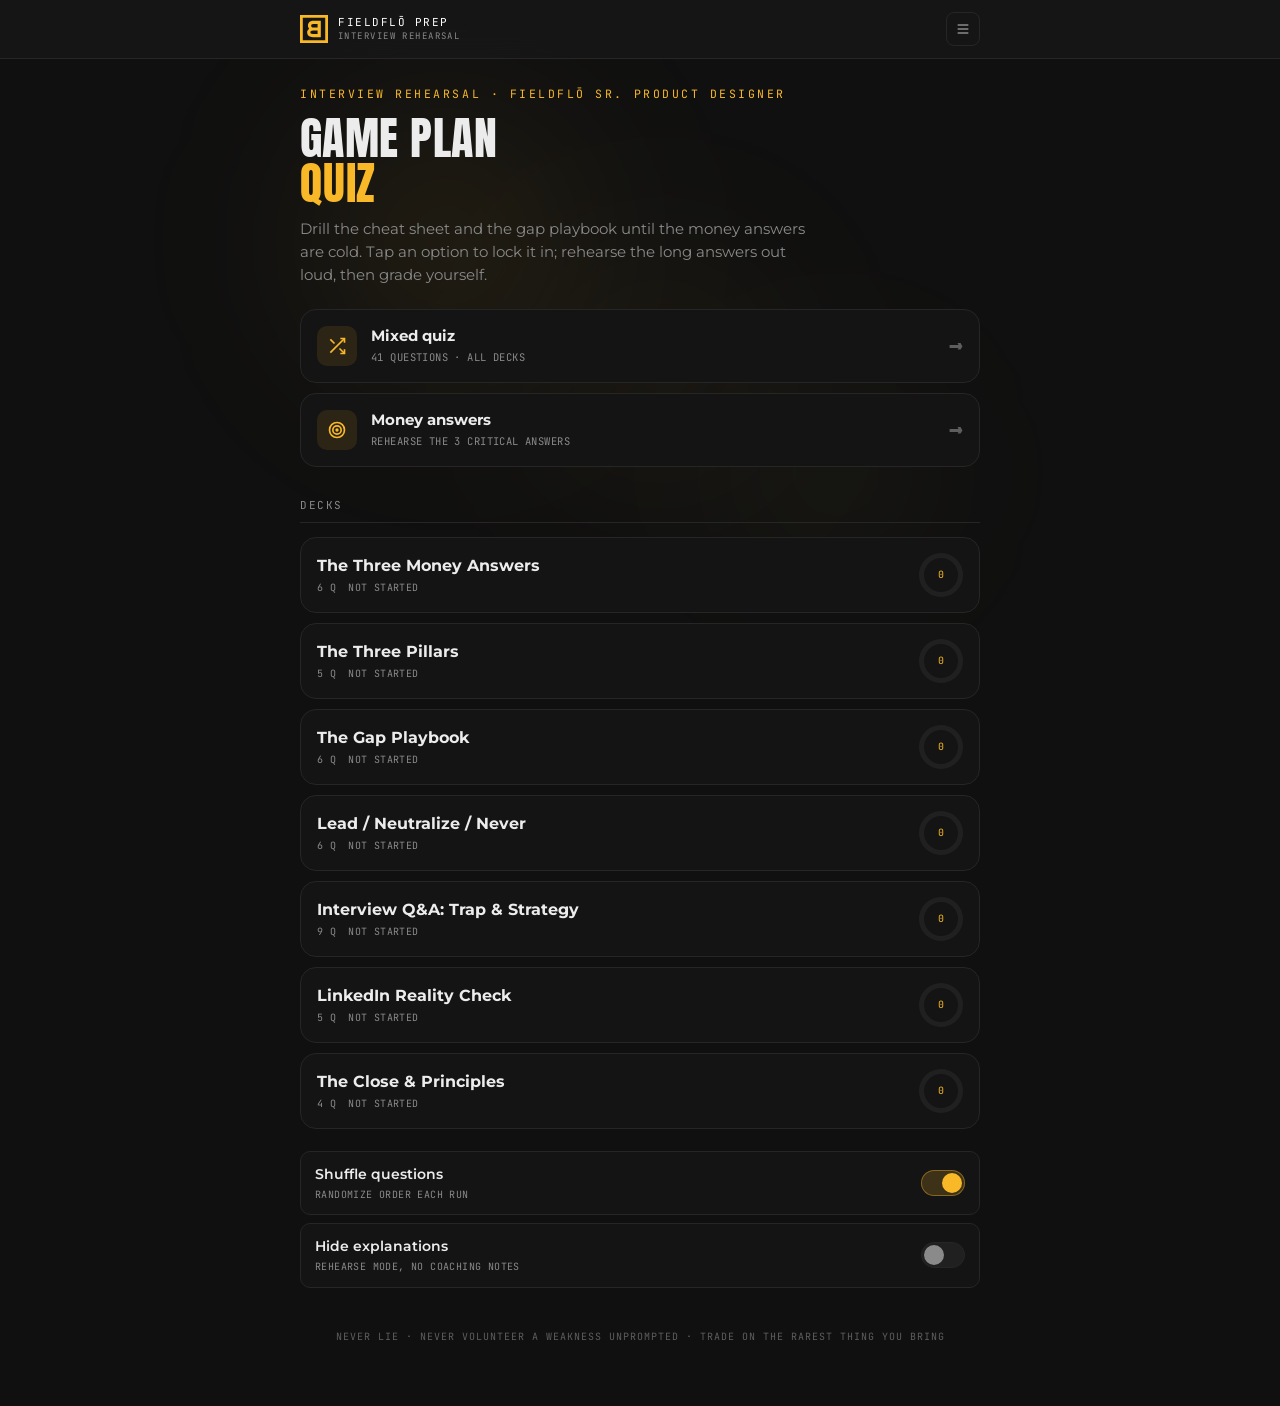
<file: quiz/index.html>
<!doctype html>
<html lang="en">
  <head>
    <meta charset="UTF-8" />
    <meta name="viewport" content="width=device-width, initial-scale=1.0, viewport-fit=cover" />
    <title>FieldFlō Prep — Interview Quiz</title>
    <meta name="description" content="Private interview-rehearsal quiz for William R. Barton's FieldFlō Sr. Product Designer interview." />
    <meta name="robots" content="noindex, nofollow" />
    <meta name="theme-color" content="#101010" />
    <meta name="apple-mobile-web-app-capable" content="yes" />
    <meta name="apple-mobile-web-app-status-bar-style" content="black-translucent" />
    <meta name="apple-mobile-web-app-title" content="FieldFlō Prep" />
    <link rel="icon" type="image/svg+xml" href="favicon.svg" />
    <link rel="apple-touch-icon" href="favicon.svg" />
    <link rel="manifest" href="manifest.webmanifest" />
    <link rel="preconnect" href="https://fonts.googleapis.com" />
    <link rel="preconnect" href="https://fonts.gstatic.com" crossorigin />
    <link
      href="https://fonts.googleapis.com/css2?family=Anton&family=Montserrat:wght@400;500;600;700;800;900&family=JetBrains+Mono:wght@400;500&display=swap"
      rel="stylesheet"
    />
    <style>
      /* ============================================================
         FieldFlō Prep quiz — Bartosuerte Design System tokens.
         Softer-black canvas per request (was #0B0B0B harsh near-black).
         ============================================================ */
      :root {
        /* color — softened black canvas (#101010, matches the site + portfolio) */
        --bg: #101010;          /* was #0B0B0B */
        --surface: #141414;
        --surface-2: #1a1a1a;
        --surface-3: #202020;
        --line: #262626;
        --gold: #f8b828;
        --gold-dim: #c9941f;
        --gold-hi: #ffc945;
        --white: #ffffff;
        --text: #ececec;
        --muted: #8a8a8a;
        --muted-2: #5e5e5e;
        --green: #37d67a;
        --red: #e0564b;
        --amber: #e0a23b;
        --gold-08: rgba(248, 184, 40, 0.08);
        --gold-10: rgba(248, 184, 40, 0.1);
        --gold-14: rgba(248, 184, 40, 0.14);
        --gold-18: rgba(248, 184, 40, 0.18);
        --gold-22: rgba(248, 184, 40, 0.22);
        --gold-35: rgba(248, 184, 40, 0.35);
        --gold-40: rgba(248, 184, 40, 0.4);
        --green-12: rgba(55, 214, 122, 0.12);
        --green-40: rgba(55, 214, 122, 0.4);
        --red-12: rgba(224, 86, 75, 0.12);
        --red-40: rgba(224, 86, 75, 0.4);
        --amber-12: rgba(224, 162, 59, 0.12);
        --amber-40: rgba(224, 162, 59, 0.4);

        /* type */
        --display: "Anton", "Arial Narrow", sans-serif;
        --body: "Montserrat", system-ui, -apple-system, "Segoe UI", sans-serif;
        --mono: "JetBrains Mono", ui-monospace, "SFMono-Regular", Menlo, monospace;
        --ls-eyebrow: 0.22em;
        --ls-label: 0.14em;

        /* shape */
        --maxw: 720px;
        --pad-wrap: 20px;
        --r-card: 16px;
        --r-card-lg: 18px;
        --r-control: 10px;
        --r-control-sm: 8px;
        --r-pill: 999px;

        /* effects */
        --glass-bg: rgba(20, 20, 22, 0.55);
        --glass-blur: blur(14px);
        --ease-out: cubic-bezier(0.2, 0.8, 0.2, 1);
        --t-fast: 0.15s;
        --t-base: 0.18s;
        --t-slow: 0.55s;
      }

      * { box-sizing: border-box; margin: 0; padding: 0; }
      html { background: var(--bg); -webkit-text-size-adjust: 100%; }
      body {
        background: transparent;
        color: var(--text);
        font-family: var(--body);
        font-size: 15.5px;
        line-height: 1.55;
        -webkit-font-smoothing: antialiased;
        overflow-x: hidden;
        min-height: 100vh;
        min-height: 100dvh;
        padding: env(safe-area-inset-top) env(safe-area-inset-right) env(safe-area-inset-bottom) env(safe-area-inset-left);
      }
      a { color: inherit; text-decoration: none; }
      button { font-family: inherit; cursor: pointer; }
      ::selection { background: var(--gold); color: #000; }
      .mono { font-family: var(--mono); }
      .gold { color: var(--gold); }

      /* drifting gold field (touch + idle) */
      #bgfx { position: fixed; inset: 0; z-index: -1; pointer-events: none; overflow: hidden; }
      #bgfx .blob {
        position: absolute; top: 0; left: 0; border-radius: 50%;
        filter: blur(70px); will-change: transform; mix-blend-mode: screen;
      }
      #bgfx .b1 { width: 440px; height: 440px; background: radial-gradient(circle, rgba(248,184,40,0.2), transparent 65%); opacity: 0.5; }
      #bgfx .b2 { width: 340px; height: 340px; background: radial-gradient(circle, rgba(248,184,40,0.15), transparent 66%); opacity: 0.45; }
      #bgfx .b3 { width: 260px; height: 260px; background: radial-gradient(circle, rgba(255,214,92,0.13), transparent 66%); opacity: 0.45; }
      @media (prefers-reduced-motion: reduce) { #bgfx .blob { filter: blur(90px); } }

      .wrap { max-width: var(--maxw); margin: 0 auto; padding: 0 var(--pad-wrap); }

      /* ---------- top bar ---------- */
      header.bar {
        position: sticky; top: 0; z-index: 50;
        background: rgba(24, 24, 25, 0.82);
        backdrop-filter: var(--glass-blur); -webkit-backdrop-filter: var(--glass-blur);
        border-bottom: 1px solid var(--line);
      }
      .bar .wrap { display: flex; align-items: center; justify-content: space-between; height: 58px; gap: 12px; }
      .brand { display: inline-flex; align-items: center; gap: 10px; }
      .brand svg { width: 28px; height: 28px; flex: 0 0 auto; fill: var(--gold); }
      .brand .wm { font-family: var(--mono); font-size: 11px; letter-spacing: var(--ls-label); text-transform: uppercase; color: var(--white); line-height: 1.2; }
      .brand .wm span { display: block; color: var(--muted); font-size: 9px; letter-spacing: 0.16em; margin-top: 2px; }
      .bar-right { display: inline-flex; align-items: center; gap: 8px; }
      .pill {
        font-family: var(--mono); font-size: 10.5px; letter-spacing: 0.06em; text-transform: uppercase;
        color: var(--gold); background: var(--gold-10); border: 1px solid var(--gold-22);
        padding: 5px 10px; border-radius: var(--r-pill); white-space: nowrap;
      }
      .icon-btn {
        width: 34px; height: 34px; display: grid; place-items: center; border-radius: var(--r-control-sm);
        background: transparent; border: 1px solid var(--line); color: var(--muted); transition: var(--t-base);
      }
      .icon-btn:hover { border-color: var(--gold-40); color: var(--gold); }
      .icon-btn svg { width: 16px; height: 16px; stroke: currentColor; fill: none; stroke-width: 2; }

      /* ---------- view container ---------- */
      main { padding: 26px 0 60px; }
      .view { animation: fade 0.4s var(--ease-out) both; }
      @keyframes fade { from { opacity: 0; transform: translateY(14px); } to { opacity: 1; transform: none; } }
      @media (prefers-reduced-motion: reduce) { .view { animation: none; } }

      .eyebrow { font-family: var(--mono); font-size: 11.5px; letter-spacing: var(--ls-eyebrow); text-transform: uppercase; color: var(--gold); margin-bottom: 12px; }
      .h-title { font-family: var(--display); font-weight: 400; text-transform: uppercase; line-height: 0.98; font-size: clamp(30px, 9vw, 46px); letter-spacing: 0.01em; }
      .h-title .l2 { color: var(--gold); display: block; }
      .lead { color: var(--muted); margin: 12px 0 4px; font-size: 15px; max-width: 52ch; }

      /* ---------- buttons ---------- */
      .btn {
        display: inline-flex; align-items: center; justify-content: center; gap: 8px;
        font-weight: 700; font-size: 14px; letter-spacing: 0.02em;
        padding: 13px 18px; border-radius: var(--r-control); border: 1px solid transparent;
        transition: var(--t-base); white-space: nowrap; width: 100%;
      }
      .btn svg { width: 16px; height: 16px; }
      .btn-gold { background: var(--gold); color: #000; }
      .btn-gold:hover { background: var(--gold-hi); transform: translateY(-1px); }
      .btn-gold svg { stroke: #000; fill: none; stroke-width: 2.2; }
      .btn-outline { background: transparent; border-color: var(--gold); color: var(--white); }
      .btn-outline:hover { background: var(--gold-14); color: var(--gold); }
      .btn-ghost { background: transparent; border-color: var(--line); color: var(--text); }
      .btn-ghost:hover { border-color: var(--gold); color: var(--gold); }
      .btn[disabled] { opacity: 0.4; pointer-events: none; }
      .btn-row { display: grid; gap: 10px; margin-top: 16px; }
      @media (min-width: 540px) { .btn-row.two { grid-template-columns: 1fr 1fr; } }

      /* ---------- quick start ---------- */
      .quick { display: grid; gap: 10px; margin: 22px 0 30px; }
      .qcard {
        display: flex; align-items: center; gap: 14px; text-align: left;
        background: var(--surface); border: 1px solid var(--line); border-radius: var(--r-card);
        padding: 16px 16px; transition: var(--t-base); width: 100%; color: var(--text);
      }
      .qcard:hover { border-color: var(--gold-40); transform: translateY(-1px); }
      .qcard .qi { width: 40px; height: 40px; border-radius: 10px; flex: 0 0 auto; display: grid; place-items: center; background: var(--gold-10); color: var(--gold); }
      .qcard .qi svg { width: 20px; height: 20px; stroke: var(--gold); fill: none; stroke-width: 2; }
      .qcard .qt { display: block; font-weight: 700; font-size: 15px; line-height: 1.25; }
      .qcard .qs { display: block; font-family: var(--mono); font-size: 10.5px; letter-spacing: 0.04em; color: var(--muted); margin-top: 4px; text-transform: uppercase; }
      .qcard .qarrow { margin-left: auto; color: var(--muted-2); font-family: var(--display); font-size: 20px; transition: var(--t-base); }
      .qcard:hover .qarrow { color: var(--gold); transform: translateX(2px); }

      .section-label { font-family: var(--mono); font-size: 11px; letter-spacing: var(--ls-label); text-transform: uppercase; color: var(--muted); margin: 6px 0 14px; padding-bottom: 8px; border-bottom: 1px solid var(--line); }

      /* ---------- deck list ---------- */
      .decks { display: grid; gap: 10px; }
      .deck {
        display: grid; grid-template-columns: 1fr auto; align-items: center; gap: 12px;
        background: var(--surface); border: 1px solid var(--line); border-radius: var(--r-card);
        padding: 15px 16px; transition: var(--t-base); width: 100%; text-align: left; color: var(--text);
      }
      .deck:hover { border-color: var(--gold-40); transform: translateY(-1px); }
      .deck .dt { font-weight: 700; font-size: 15.5px; }
      .deck .dm { display: flex; gap: 12px; flex-wrap: wrap; margin-top: 6px; font-family: var(--mono); font-size: 10px; letter-spacing: 0.04em; text-transform: uppercase; color: var(--muted); }
      .deck .dm .best { color: var(--gold); }
      .deck .dring { width: 44px; height: 44px; flex: 0 0 auto; }

      /* ---------- settings toggles ---------- */
      .toggles { display: grid; gap: 8px; margin-top: 22px; }
      .toggle { display: flex; align-items: center; justify-content: space-between; gap: 12px; background: var(--surface); border: 1px solid var(--line); border-radius: var(--r-control); padding: 12px 14px; }
      .toggle .tl { font-size: 13.5px; font-weight: 600; }
      .toggle .ts { font-family: var(--mono); font-size: 10px; color: var(--muted); margin-top: 2px; text-transform: uppercase; letter-spacing: 0.04em; }
      .sw { position: relative; width: 44px; height: 26px; flex: 0 0 auto; border-radius: 999px; background: var(--surface-3); border: 1px solid var(--line); transition: var(--t-base); }
      .sw::after { content: ""; position: absolute; top: 2px; left: 2px; width: 20px; height: 20px; border-radius: 50%; background: var(--muted); transition: var(--t-base); }
      .sw.on { background: var(--gold-18); border-color: var(--gold-40); }
      .sw.on::after { left: 20px; background: var(--gold); }

      /* ---------- quiz screen ---------- */
      .qhead { display: flex; align-items: center; justify-content: space-between; gap: 12px; margin-bottom: 14px; }
      .qhead .qdeck { font-family: var(--mono); font-size: 10.5px; letter-spacing: 0.1em; text-transform: uppercase; color: var(--muted); }
      .qhead .qcount { font-family: var(--mono); font-size: 11px; color: var(--gold); }
      .ptrack { height: 6px; background: var(--surface-3); border-radius: 6px; overflow: hidden; margin-bottom: 22px; }
      .pfill { height: 100%; width: 0; background: linear-gradient(90deg, var(--gold-dim), var(--gold)); border-radius: 6px; transition: width 0.4s var(--ease-out); }

      .qtag { display: inline-flex; align-items: center; gap: 7px; font-family: var(--mono); font-size: 10px; letter-spacing: 0.1em; text-transform: uppercase; color: var(--gold); border: 1px solid var(--gold-22); background: var(--gold-08); padding: 5px 10px; border-radius: var(--r-pill); margin-bottom: 14px; }
      .qtag.card-tag { color: var(--amber); border-color: var(--amber-40); background: var(--amber-12); }
      .qprompt { font-size: 19px; font-weight: 600; line-height: 1.4; margin-bottom: 8px; color: var(--white); }
      .qprompt.big { font-family: var(--display); font-weight: 400; text-transform: none; font-size: clamp(22px, 6vw, 28px); line-height: 1.15; letter-spacing: 0.01em; }
      .qsub { font-size: 13.5px; color: var(--muted); margin-bottom: 20px; }

      /* MC options */
      .opts { display: grid; gap: 10px; }
      .opt {
        display: flex; align-items: flex-start; gap: 12px; text-align: left; width: 100%;
        background: var(--surface); border: 1px solid var(--line); border-radius: var(--r-control);
        padding: 14px 14px; font-size: 14.5px; color: var(--text); transition: var(--t-base); line-height: 1.4;
      }
      .opt:hover { border-color: var(--gold-40); }
      .opt .key { font-family: var(--mono); font-size: 12px; color: var(--muted); border: 1px solid var(--line); border-radius: 6px; width: 24px; height: 24px; display: grid; place-items: center; flex: 0 0 auto; transition: var(--t-base); }
      .opt.correct { border-color: var(--green-40); background: var(--green-12); }
      .opt.correct .key { border-color: var(--green-40); color: var(--green); }
      .opt.wrong { border-color: var(--red-40); background: var(--red-12); }
      .opt.wrong .key { border-color: var(--red-40); color: var(--red); }
      .opt.locked { pointer-events: none; }
      .opt.dim { opacity: 0.5; }
      .opt .mark { margin-left: auto; flex: 0 0 auto; }
      .opt .mark svg { width: 18px; height: 18px; }

      /* card-type rehearsal */
      .reveal-card { background: var(--glass-bg); backdrop-filter: var(--glass-blur); -webkit-backdrop-filter: var(--glass-blur); border: 1px dashed var(--gold-40); border-radius: var(--r-card); padding: 16px 16px; margin-top: 4px; }
      .reveal-card .rl { font-family: var(--mono); font-size: 10px; letter-spacing: 0.14em; text-transform: uppercase; color: var(--gold); margin-bottom: 10px; }
      .beats { list-style: none; display: grid; gap: 8px; margin-bottom: 14px; }
      .beats li { position: relative; padding-left: 20px; font-size: 14px; color: var(--text); line-height: 1.45; }
      .beats li::before { content: "▸"; position: absolute; left: 0; color: var(--gold); }
      .ideal { font-size: 14px; color: var(--text); line-height: 1.55; border-top: 1px solid var(--line); padding-top: 12px; }
      .ideal .il { font-family: var(--mono); font-size: 10px; letter-spacing: 0.14em; text-transform: uppercase; color: var(--muted); display: block; margin-bottom: 6px; }

      /* explanation */
      .explain { background: var(--surface-2); border: 1px solid var(--line); border-left: 2px solid var(--gold); border-radius: var(--r-control); padding: 13px 14px; margin-top: 14px; font-size: 13.8px; color: var(--text); line-height: 1.5; animation: fade 0.3s var(--ease-out) both; }
      .explain .el { font-family: var(--mono); font-size: 9.5px; letter-spacing: 0.14em; text-transform: uppercase; color: var(--gold); display: block; margin-bottom: 6px; }
      .explain .src { display: block; margin-top: 8px; font-family: var(--mono); font-size: 11px; color: var(--muted-2); }

      /* self-grade */
      .grade-row { display: grid; grid-template-columns: repeat(3, 1fr); gap: 8px; margin-top: 14px; }
      .grade {
        display: flex; flex-direction: column; align-items: center; gap: 4px; padding: 12px 6px;
        background: var(--surface); border: 1px solid var(--line); border-radius: var(--r-control);
        font-size: 12.5px; font-weight: 700; transition: var(--t-base); color: var(--text);
      }
      .grade small { font-family: var(--mono); font-size: 9px; text-transform: uppercase; letter-spacing: 0.06em; color: var(--muted); font-weight: 400; }
      .grade.g-good:hover { border-color: var(--green-40); color: var(--green); }
      .grade.g-mid:hover { border-color: var(--amber-40); color: var(--amber); }
      .grade.g-bad:hover { border-color: var(--red-40); color: var(--red); }

      .qnav { margin-top: 18px; }

      /* ---------- results ---------- */
      .result-top { text-align: center; padding: 12px 0 6px; }
      .ring-wrap { width: 180px; height: 180px; margin: 8px auto 18px; position: relative; }
      .ring-wrap .pct { position: absolute; inset: 0; display: grid; place-items: center; flex-direction: column; }
      .ring-wrap .pct b { font-family: var(--display); font-size: 46px; color: var(--gold); line-height: 1; }
      .ring-wrap .pct small { font-family: var(--mono); font-size: 10px; letter-spacing: 0.14em; text-transform: uppercase; color: var(--muted); margin-top: 4px; }
      .verdict { font-family: var(--display); text-transform: uppercase; font-size: 26px; color: var(--white); }
      .verdict-sub { color: var(--muted); font-size: 14px; margin-top: 6px; max-width: 46ch; margin-left: auto; margin-right: auto; }
      .tallies { display: grid; grid-template-columns: repeat(3, 1fr); gap: 10px; margin: 24px 0 6px; }
      .tally { background: var(--surface); border: 1px solid var(--line); border-radius: var(--r-card); padding: 14px 8px; text-align: center; }
      .tally b { font-family: var(--display); font-size: 30px; line-height: 1; display: block; }
      .tally small { font-family: var(--mono); font-size: 9.5px; letter-spacing: 0.1em; text-transform: uppercase; color: var(--muted); margin-top: 6px; display: block; }
      .tally.good b { color: var(--green); }
      .tally.mid b { color: var(--amber); }
      .tally.bad b { color: var(--red); }

      .empty { text-align: center; padding: 40px 10px; color: var(--muted); }
      .empty svg { width: 40px; height: 40px; stroke: var(--gold); fill: none; stroke-width: 1.5; margin-bottom: 14px; }

      .foot { text-align: center; font-family: var(--mono); font-size: 10px; letter-spacing: 0.1em; color: var(--muted-2); text-transform: uppercase; margin-top: 40px; line-height: 1.8; }

      /* a2hs hint */
      .a2hs { display: none; align-items: center; gap: 10px; background: var(--surface-2); border: 1px solid var(--gold-22); border-radius: var(--r-card); padding: 12px 14px; margin: 0 0 18px; font-size: 13px; color: var(--text); }
      .a2hs.show { display: flex; }
      .a2hs svg { width: 18px; height: 18px; flex: 0 0 auto; stroke: var(--gold); fill: none; stroke-width: 2; }
      .a2hs .x { margin-left: auto; color: var(--muted); font-family: var(--mono); padding: 2px 6px; }
    </style>
  </head>
  <body>
    <!-- logo symbol -->
    <svg width="0" height="0" style="position: absolute" aria-hidden="true">
      <symbol id="logoB" viewBox="0 0 351 351">
        <path d="M316,35v281H35V35h281M349.8,0H1.3C.6,0,0,.6,0,1.3v348.4c0,.7.6,1.3,1.3,1.3h348.4c.7,0,1.3-.6,1.3-1.3V1.3c0-.7-.5-1.3-1.2-1.3h0Z" />
        <path d="M132.4,273.6c-27.8-8.6-42.3-27.3-42.3-54s1.1-15.6,3.9-22c4.5-10.9,11.4-19.2,20.9-25.6-10-9.7-15.3-23.4-15.3-40.4s5.3-29.2,15.6-39.5c12.5-12.8,30-19.2,52.9-19.2h92.9v205.1h-97.7c-11.7.1-22.3-1.3-30.9-4.4h0ZM220.3,238.6v-44h-57c-11.7,0-20.3,2.5-25.9,7.5-4.7,4.2-7,9.2-7,15.9s2.2,11.4,6.7,14.8c5,3.9,13.1,5.8,23.7,5.8h59.5ZM220.3,155.9v-43.7h-54.5c-9.5,0-15.8,2.2-20.3,7-1.9,2-3.1,3.9-3.9,6.1-1.1,2.5-1.4,5.8-1.4,9.5s.5,6.1,1.9,8.9c2.5,5.3,8.1,12.2,25.9,12.2h52.3Z" />
      </symbol>
    </svg>

    <div id="bgfx" aria-hidden="true">
      <div class="blob b1"></div>
      <div class="blob b2"></div>
      <div class="blob b3"></div>
    </div>

    <header class="bar">
      <div class="wrap">
        <a class="brand" href="#/" aria-label="FieldFlō Prep home">
          <svg><use href="#logoB" /></svg>
          <span class="wm">FieldFlō Prep<span>Interview Rehearsal</span></span>
        </a>
        <div class="bar-right">
          <span class="pill" id="streakPill" hidden></span>
          <button class="icon-btn" id="homeBtn" title="Decks" aria-label="Back to decks">
            <svg viewBox="0 0 24 24"><path d="M4 6h16M4 12h16M4 18h16" /></svg>
          </button>
        </div>
      </div>
    </header>

    <main>
      <div class="wrap" id="app"></div>
    </main>

    <!-- ============================================================
         QUIZ BANK  (verified question bank — replace block only)
         ============================================================ -->
    <script id="quiz-bank" type="application/json">
{
  "decks": [
    {
      "key": "money",
      "title": "The Three Money Answers",
      "questions": [
        {
          "id": "money-card-probabilistic-systems",
          "type": "card",
          "prompt": "We need someone who's designed for systems with AI or probabilistic components. Have you?",
          "beats": [
            "Say yes, then point to the Applicant Review Tool as proof",
            "Separated a deterministic transparent score from Claude's qualitative AI read",
            "Showed confidence and uncertainty, labeled the AI-generated parts",
            "Fails honestly when the model is unreachable, tells the user and falls back",
            "Human in the loop with an Ask box",
            "Close by mapping it to the JD: how suggestions are presented, how uncertainty is communicated, where humans stay in the loop, made on something live"
          ],
          "ideal": "Yes, I have, in the Applicant Review Tool I built and shipped. I separated a deterministic, transparent score from Claude's qualitative read, and I labeled the AI-generated parts so users know what came from the model. I show confidence and uncertainty rather than a false single number, and when the model is unreachable it fails honestly, it tells the user and falls back instead of pretending. I kept a human in the loop with an Ask box. Those are exactly your JD's decisions, how suggestions are presented, how confidence and uncertainty are communicated, where humans stay in the loop. I made them, on something live.",
          "explanation": "This is the single most important answer. Lead with yes plus the Tool, then walk the four AI-UX beats in the JD's own language and land on made them, on something live. Never say no and stop.",
          "source": "deterministic score vs labeled AI read; confidence/uncertainty shown; fails honestly when the model's unreachable; human-in-the-loop \"Ask\" box"
        },
        {
          "id": "money-card-b2b-saas-gap",
          "type": "card",
          "prompt": "You don't have B2B SaaS experience. Two years is a hard requirement. Talk to me.",
          "beats": [
            "Concede the literal gap in one line: I won't pretend the two years is there",
            "Trade up to compliance and IR-heavy work at Humble & Fume, risk isn't abstract to me",
            "Ramp in days, own outcomes end to end",
            "Close on productive in week one over a credential you don't have",
            "Never invent SaaS experience, never deflate"
          ],
          "ideal": "I won't pretend the two years is there. What I will point to is that my work at Humble & Fume was compliance and IR-heavy, so risk and rigor aren't abstract to me. I ramp in days and I own outcomes end to end, that's how freelance works. I'd rather show you I'm productive in week one than claim a credential I don't have.",
          "explanation": "Concede in one sentence, then trade up to adjacent strengths and ramp speed. The whole move is one honest line, then pivot, never invent SaaS experience and never deflate.",
          "source": "Concede in one line, then trade up. \"I won't pretend the two years is there.\""
        },
        {
          "id": "money-card-ai-in-workflow",
          "type": "card",
          "prompt": "How do you actually use AI in your workflow today?",
          "beats": [
            "Be operational, not vague",
            "Concept and pressure-test in Claude Cowork",
            "Build with Claude Code via a detailed build prompt",
            "Version in GitHub",
            "Refine against your own design system",
            "Idea to live in hours, close on AI is the medium I design in, a first-class teammate"
          ],
          "ideal": "I'll be specific. I concept and pressure-test the idea in Claude Cowork, then hand Claude Code a detailed build prompt, version it in GitHub, and refine it against my own design system. With the Review Tool that took an idea to live in hours. AI isn't a step in my process, it's the medium I design in. A first-class teammate, like you said.",
          "explanation": "Win with the operational toolchain, Cowork to Claude Code to GitHub to design system, and land the one-line framing. Be specific and operational, never vague.",
          "source": "Concept in Cowork -> build with Claude Code -> version in GitHub -> refine to your design system."
        },
        {
          "id": "money-mc-saas-first-move",
          "type": "mc",
          "prompt": "When the B2B SaaS gap comes up, what is the FIRST move?",
          "options": [
            "Concede the gap in one line, then trade up",
            "Reframe Humble & Fume as SaaS product design",
            "Lead with the Review Tool walkthrough first",
            "List the adjacent strengths before anything else"
          ],
          "answer": 0,
          "explanation": "The structure is concede in one line, then trade up. The single honest line, I won't pretend the two years is there, comes first, before the pivot to compliance work, ramp speed, and outcomes.",
          "source": "Concede in one line, then trade up."
        },
        {
          "id": "money-mc-ai-ux-not-a-beat",
          "type": "mc",
          "prompt": "Which is NOT one of the AI-UX beats for the probabilistic-systems answer?",
          "options": [
            "A guaranteed accuracy percentage for every AI score",
            "A deterministic score separated from the labeled AI read",
            "Confidence and uncertainty shown to the user",
            "A human-in-the-loop Ask box"
          ],
          "answer": 0,
          "explanation": "The four beats are the deterministic vs labeled AI read, confidence and uncertainty shown, failing honestly when the model is unreachable, and the human-in-the-loop Ask box. A guaranteed accuracy percentage is the opposite of the honest uncertainty the Tool communicates.",
          "source": "deterministic score vs labeled AI read; confidence/uncertainty shown; fails honestly when the model's unreachable; human-in-the-loop \"Ask\" box"
        },
        {
          "id": "money-mc-ai-workflow-framing",
          "type": "mc",
          "prompt": "What is the one-line framing that closes the AI-in-workflow answer?",
          "options": [
            "AI isn't a step in my process, it's the medium I design in",
            "AI is a tool I reach for when the brief is messy",
            "AI is how I ramp into a new domain in days",
            "AI is a step I added to speed up my process"
          ],
          "answer": 0,
          "explanation": "The closing line is AI isn't a step in my process, it's the medium I design in, a first-class teammate, like you said. The distractors either contradict it (a step) or borrow framing from other answers (ramp speed, messy briefs).",
          "source": "AI isn't a step in my process, it's the medium I design in. A first-class teammate, like you said."
        }
      ]
    },
    {
      "key": "pillars",
      "title": "The Three Pillars",
      "questions": [
        {
          "id": "pillars-name-all-three",
          "type": "mc",
          "prompt": "What are the three pillars every interview answer should ladder back to?",
          "options": [
            "AI-native for real, clarity from chaos, ownership plus bias to action",
            "B2B SaaS depth, domain expertise, traditional portfolio breadth",
            "Fast prototyping, stakeholder management, visual polish",
            "Conventional resume, long tenure, multi-screen case studies"
          ],
          "answer": 0,
          "explanation": "The source lists them directly: 1 AI-native for real, 2 Clarity from chaos, 3 Ownership plus action. The distractors are either the real gaps (B2B SaaS, domain, portfolio) or generic traits, which is the opposite of what the pillars trade on.",
          "source": "THREE PILLARS: 1. AI-native for real ... 2. Clarity from chaos ... 3. Ownership + action"
        },
        {
          "id": "pillars-one-maps-to",
          "type": "mc",
          "prompt": "Pillar 1, AI-native for real, maps to which specific thing in the source?",
          "options": [
            "The JD's #1 required trait, the one others fake",
            "The compliance and IR-heavy work at Humble & Fume",
            "The fresh-eyes advantage on a brutally complex domain",
            "The Who Will Thrive Here operating style"
          ],
          "answer": 0,
          "explanation": "The source ties pillar 1 to the JD's number one required trait that most candidates fake. Compliance work belongs to the B2B SaaS pivot, fresh eyes to the domain pivot, and Who Will Thrive Here to pillar 3.",
          "source": "AI-native for real - Ship with Claude in hours. The JD's #1 trait, the one others fake"
        },
        {
          "id": "pillars-two-maps-to",
          "type": "mc",
          "prompt": "Pillar 2, clarity from chaos, is best summarized as which capability?",
          "options": [
            "Translate messy inputs into clear, opinionated interfaces",
            "Own outcomes end to end with no hand-holding",
            "Treat AI as a first-class teammate in the workflow",
            "Concede the SaaS gap, then trade up to ramp speed"
          ],
          "answer": 0,
          "explanation": "Pillar 2 is turning vague briefs and messy systems into clean, usable work, translating messy inputs into clear opinionated interfaces. Owning outcomes is pillar 3, AI as teammate is pillar 1, and conceding the SaaS gap is the neutralize-and-pivot move.",
          "source": "translate messy inputs into clear, opinionated interfaces"
        },
        {
          "id": "pillars-three-maps-to",
          "type": "mc",
          "prompt": "Pillar 3, ownership plus bias to action, maps to which part of the JD and what behavior?",
          "options": [
            "Who Will Thrive Here, own outcomes end to end with no hand-holding",
            "Document extraction and copilots, present AI suggestions clearly",
            "The 2-plus years required bullet, concede then reframe",
            "Fresh-eyes advantage, pair it with a 30-day learning plan"
          ],
          "answer": 0,
          "explanation": "Pillar 3 ties freelance ownership to the operating style under Who Will Thrive Here, owning outcomes end to end. Document extraction and copilots map to pillar 1, the 2-year bullet is the SaaS gap, and fresh eyes is the domain pivot.",
          "source": "Ownership + bias to action (freelance means you own outcomes end-to-end with no hand-holding - the operating style under \"Who Will Thrive Here\")"
        },
        {
          "id": "pillars-core-reframe-recite",
          "type": "card",
          "prompt": "Recite the core reframe from memory, the one sentence you say to yourself before every answer.",
          "beats": [
            "Not a product designer who's learning AI",
            "Instead an AI-native builder",
            "Who does the work of product design end to end",
            "Shipping real interfaces",
            "Done that substance for fifteen years under different titles"
          ],
          "ideal": "I'm not a product designer who's learning AI. I'm an AI-native builder who does the work of product design end to end, shipping real interfaces, and I've done that substance for fifteen years under different titles.",
          "explanation": "Coaching note: lead with the flip, not a hedge. The AI fluency is the rare thing you own and the product-design vocabulary is the catch-up, so say it as a confident identity statement, not an apology.",
          "source": "I'm not a product designer learning AI. I'm an AI-native builder who's done the substance of product design for 15 years - under different titles."
        }
      ]
    },
    {
      "key": "gaps",
      "title": "The Gap Playbook",
      "questions": [
        {
          "id": "gaps-biggest-gap",
          "type": "mc",
          "prompt": "Across the six true gaps, which one is called out as the biggest, the one tied to the 2+ years required bullet?",
          "options": [
            "No B2B SaaS product-design experience",
            "No traditional product-design portfolio",
            "Zero domain exposure to construction and abatement",
            "Title and track read creative, not product designer"
          ],
          "answer": 0,
          "explanation": "Section 2 lists No B2B SaaS product-design experience as gap 1 and explicitly labels it the biggest gap, tied to the required 2+ years bullet. The other three are real gaps too, but none is named the biggest.",
          "source": "No B2B SaaS product-design experience - the \"2+ years\" required bullet. Biggest gap."
        },
        {
          "id": "gaps-not-a-gap",
          "type": "mc",
          "prompt": "Which item should William treat as NOT a gap and not raise in the interview?",
          "options": [
            "Location, Chattanooga TN, he is eligible",
            "No multi-role workflow design experience",
            "Tenure as a product designer near zero formal years",
            "No vertical SaaS exposure in the trades"
          ],
          "answer": 0,
          "explanation": "Section 2 ends with NOT A GAP: Location. Chattanooga is not on the excluded-states list, the role is remote/hybrid, he is eligible, and the instruction is don't raise it. The other three are listed as real gaps.",
          "source": "NOT A GAP: Location (Chattanooga, TN not on excluded-states list; remote/hybrid; eligible; don't raise it)."
        },
        {
          "id": "gaps-classify-domain",
          "type": "mc",
          "prompt": "How does the playbook classify William's exposure to construction, field service, and specialty subcontracting like demolition and abatement?",
          "options": [
            "A real gap, the domain is all new",
            "Not a gap, his Humble & Fume work covers it",
            "Not a gap, fresh eyes are an asset here",
            "A real gap only for the finance personas"
          ],
          "answer": 0,
          "explanation": "Section 2 names zero domain exposure as gap 3, a real gap. The fresh-eyes framing is a strategy for answering Q5, not a reason to reclassify it as not a gap, and Humble & Fume was compliance/IR-heavy, not construction.",
          "source": "Zero domain exposure - construction, field service, specialty subcontracting (demolition/abatement/remediation) are all new."
        },
        {
          "id": "gaps-never-volunteer",
          "type": "mc",
          "prompt": "What does the footer principle say William should do about his weaknesses when the interviewer has not asked?",
          "options": [
            "Never volunteer a weakness unprompted",
            "List all six gaps up front to seem honest",
            "Lead with the biggest gap to disarm them",
            "Mention location early so it is off the table"
          ],
          "answer": 0,
          "explanation": "The footer principle and the strategic principle throughout both state never volunteer a weakness unprompted, alongside never lie and trade on the rarest thing you bring. Volunteering or listing gaps unprompted is exactly the NEVER behavior.",
          "source": "NEVER VOLUNTEER A WEAKNESS UNPROMPTED"
        },
        {
          "id": "gaps-classify-shipped",
          "type": "card",
          "prompt": "The LinkedIn summary claimed you have no portfolio or product design work. An interviewer repeats that to you. Is it a real gap? Answer the way the playbook frames it.",
          "explanation": "Coaching note: this is the only PARTLY INACCURATE verdict. Concede the narrow truth (no case-study portfolio) while correcting the false part (you have a live shipped product). Do not over-concede into the bigger No-B2B-SaaS gap.",
          "source": "PARTLY INACCURATE (shipped artifact yes; no case-study portfolio).",
          "beats": [
            "The claim is only partly true, so split it cleanly",
            "I do have a live shipped product, review.bartosuerte.com, plus bartosuerte.com",
            "What I do not have is a traditional multi-screen case-study portfolio",
            "Reframe: one tool I built end to end beats a stack of mockups I did not ship",
            "Pivot to going deep on the tool as a full case study"
          ],
          "ideal": "That claim is only half right, so let me split it. I do have a live shipped product, review.bartosuerte.com, plus my site at bartosuerte.com, both real and clickable. What I do not have is a traditional portfolio of multi-screen flows with written case studies. I would rather show you one thing I designed and shipped end to end than a binder of screens that never went live. So let me walk you deep through that tool, the problem, the users, the key decisions, and where it goes next."
        },
        {
          "id": "gaps-honesty-saas",
          "type": "card",
          "prompt": "The interviewer says: you don't have B2B SaaS experience, and two years is a hard requirement, talk to me. Walk the honesty-test answer.",
          "explanation": "Coaching note: this is the biggest, ACCURATE gap. Concede the literal gap in one line, never invent SaaS experience, reframe to compliance/IR-heavy Humble & Fume, close on ramp speed and week-one productivity.",
          "source": "I'd rather show you I'm productive in week one than claim a credential I don't have.",
          "beats": [
            "Concede the literal gap in one sentence, no deflating",
            "I will not pretend the two years is there",
            "Reframe to adjacent strength: compliance and IR-heavy work at Humble & Fume, risk is not abstract",
            "Close on ramping in days and owning outcomes",
            "Land on productive in week one over claiming a credential"
          ],
          "ideal": "I won't pretend the two years of B2B SaaS is there, because it isn't, and I'm not going to invent it. What I will point to is adjacent: my work at Humble & Fume was compliance and IR-heavy, so risk and regulated detail aren't abstract to me. And as a freelancer I ramp in days and own the outcome end to end. I'd rather show you I'm productive in week one than claim a credential I don't have."
        }
      ]
    },
    {
      "key": "lnn",
      "title": "Lead / Neutralize / Never",
      "questions": [
        {
          "id": "lnn-review-tool-case-study",
          "type": "mc",
          "prompt": "In the interview, how should William handle the Applicant Review Tool?",
          "options": [
            "LEAD WITH it as a case study",
            "NEUTRALIZE-THEN-PIVOT away from it",
            "NEVER SAY it, keep it off the table",
            "Mention it only if asked directly"
          ],
          "answer": 0,
          "explanation": "The cheat sheet lists the Review Tool under LEAD WITH, framed as a case study rather than a portfolio piece. It is the single live artifact that proves AI-native work, so it leads, never gets neutralized or hidden.",
          "source": "The Review Tool as a case study (not a portfolio piece)"
        },
        {
          "id": "lnn-claim-saas-experience",
          "type": "mc",
          "prompt": "Claiming B2B SaaS experience that William does not actually have falls into which bucket?",
          "options": [
            "LEAD WITH",
            "NEUTRALIZE-THEN-PIVOT",
            "NEVER SAY",
            "Save it for the close"
          ],
          "answer": 2,
          "explanation": "Inventing SaaS experience is a NEVER, tied to the footer principle to never lie. The SaaS gap is real and gets conceded once then pivoted, but it is never fabricated.",
          "source": "Claim SaaS experience you don't have"
        },
        {
          "id": "lnn-concede-saas-pivot",
          "type": "mc",
          "prompt": "Conceding the B2B SaaS gap one time and then trading up to AI-native fluency and ramp speed is an example of which move?",
          "options": [
            "LEAD WITH",
            "NEUTRALIZE-THEN-PIVOT",
            "NEVER SAY",
            "DO BEFORE THE CALL"
          ],
          "answer": 1,
          "explanation": "Conceding the gap once then pivoting to strengths is the textbook NEUTRALIZE-THEN-PIVOT pattern: B2B SaaS concede once then AI-native plus ramp speed.",
          "source": "B2B SaaS: concede once -> AI-native + ramp speed"
        },
        {
          "id": "lnn-knock-traditional-designers",
          "type": "mc",
          "prompt": "Taking a shot at traditional product designers to make William look better belongs in which bucket?",
          "options": [
            "LEAD WITH",
            "NEUTRALIZE-THEN-PIVOT",
            "NEVER SAY",
            "ASK THEM"
          ],
          "answer": 2,
          "explanation": "Knocking traditional designers is an explicit NEVER. The strategy wins by being undeniably specific, not by tearing others down.",
          "source": "Knock \"traditional\" designers"
        },
        {
          "id": "lnn-claude-chain",
          "type": "mc",
          "prompt": "The Claude chain Cowork -> Code -> GitHub -> design system should be used how?",
          "options": [
            "LEAD WITH it as proof of AI-native workflow",
            "NEUTRALIZE-THEN-PIVOT past it quickly",
            "NEVER SAY it, it sounds too technical",
            "Only raise it if they ask about tools"
          ],
          "answer": 0,
          "explanation": "The Claude toolchain is listed under LEAD WITH and is the operational proof of the JD's number one trait, AI-nativeness, the thing others fake.",
          "source": "Claude chain: Cowork -> Code -> GitHub -> your design system"
        },
        {
          "id": "lnn-title-different-labels",
          "type": "card",
          "prompt": "The interviewer pushes on William's job titles: his background reads creative and marketing, not product designer. Classify how to handle the title gap, then deliver the line.",
          "explanation": "Coaching note: the title gap is a NEUTRALIZE-THEN-PIVOT, not a NEVER and not something to lead with. Name it confidently as a labeling difference, then redefine the underlying work as product design substance. Do not get defensive or treat product design as foreign.",
          "beats": [
            "Classify the title gap as NEUTRALIZE-THEN-PIVOT",
            "State the line: different labels, same substance",
            "Redefine the work as product design: vague brief, map the flow, make hierarchy and default decisions, ship a real interface",
            "Note the label is the new part, the substance is fifteen years old",
            "Land on the AI-native edge that is hard to hire for",
            "Do not get defensive or treat product design as foreign"
          ],
          "ideal": "That is a NEUTRALIZE-THEN-PIVOT for me, different labels, same substance. My titles say creative and web, but the work underneath has been product design for years: take a vague brief, map the flow, make the hierarchy and default decisions, and ship a real usable interface end to end. The label is new, the substance is not. What I add that is hard to hire for is that I already build the way you say you want to work, Claude-native and shipping in hours.",
          "source": "Title: \"different labels, same substance\""
        }
      ]
    },
    {
      "key": "interview",
      "title": "Interview Q&A: Trap & Strategy",
      "questions": [
        {
          "id": "interview-q1-mc-testing",
          "type": "mc",
          "prompt": "Q1: 'Your background is creative and marketing, this is a senior product role. Why should we think you can do it?' What is this question really testing?",
          "options": [
            "Whether you can recite the FieldFlo job description back to them",
            "Your self-awareness, can you own the title gap without getting defensive or caving",
            "Whether you have a multi-screen portfolio ready to show",
            "How many years of formal product design tenure you carry"
          ],
          "answer": 1,
          "explanation": "DOC B labels Q1 'SELF-AWARENESS' and the trap is 'getting defensive, or conceding too much.' It is a test of how you handle the title gap, not a request for the JD, the portfolio, or a tenure count.",
          "source": "Q1 SELF-AWARENESS"
        },
        {
          "id": "interview-q1-mc-strategy",
          "type": "mc",
          "prompt": "Q1: After they question your creative and marketing background, what is the right strategy?",
          "options": [
            "Apologize for the title mismatch, then list every gap you are aware of",
            "Argue that product design is overrated and titles do not matter at all",
            "Name it confidently, redefine the work as substance, end on the AI edge",
            "Pivot immediately to salary so you do not dwell on the weakness"
          ],
          "answer": 2,
          "explanation": "DOC B's strategy for Q1 is to 'name it confidently, redefine the work as substance, end on the AI edge.' The other paths violate the rules against over-apologizing, knocking traditional designers, and volunteering weakness.",
          "source": "name it confidently, redefine the work as substance, end on the AI edge"
        },
        {
          "id": "interview-q2-mc-importance",
          "type": "mc",
          "prompt": "Q2: 'We need someone who has designed for systems with AI or probabilistic components. Have you?' How should you treat this question, and why?",
          "options": [
            "As the single most important answer, walk the AI-UX decisions in their exact language",
            "As a yes/no required bullet, answer 'no' honestly and move on quickly",
            "As a portfolio question, list all 15 years of work before the tool",
            "As a trap, deflect to your B2B SaaS adjacent experience instead"
          ],
          "answer": 0,
          "explanation": "DOC B marks Q2 the 'single most important answer' and the trap is 'saying no and stopping, you HAVE done this, in the tool.' The strategy is to walk the AI-UX decisions in their exact language. Answering no, listing breadth, or deflecting all miss it.",
          "source": "rehearse cold, single most important answer"
        },
        {
          "id": "interview-q2-mc-beats",
          "type": "mc",
          "prompt": "Q2: Which set of beats correctly captures the AI-UX decisions to walk through for the Applicant Review Tool?",
          "options": [
            "Pixel-perfect mockups, a brand refresh, a color system, and motion specs",
            "Deterministic transparent score vs Claude's labeled read, fails honestly when unreachable, human in the loop via Ask box",
            "Two years of SaaS metrics, churn dashboards, and an onboarding funnel",
            "A construction lifecycle map from field to office to finance personas"
          ],
          "answer": 1,
          "explanation": "DOC A and B give the exact beats: a deterministic transparent score separated from Claude's labeled qualitative read, fails honestly when the model is unreachable, and a human-in-the-loop 'Ask' box. The other options describe unrelated work.",
          "source": "separated a deterministic transparent score from Claude's qualitative read"
        },
        {
          "id": "interview-q3-mc-trap",
          "type": "mc",
          "prompt": "Q3: 'You do not have B2B SaaS experience. Two years is a hard requirement. Talk to me.' What is the trap to avoid?",
          "options": [
            "Conceding the gap in a single sentence before reframing",
            "Inventing SaaS experience, or deflating about the gap",
            "Mentioning the compliance and IR-heavy Humble & Fume work",
            "Closing on how fast you ramp and own outcomes"
          ],
          "answer": 1,
          "explanation": "DOC B names Q3 the 'HONESTY TEST' and its trap is 'inventing SaaS experience, or deflating.' Conceding in one line, citing Humble & Fume, and closing on ramp speed are the correct strategy, not traps.",
          "source": "inventing SaaS experience, or deflating"
        },
        {
          "id": "interview-q4-mc-spine",
          "type": "mc",
          "prompt": "Q4: 'Walk me through your product design portfolio.' What is the correct case-study spine order to use on the tool?",
          "options": [
            "Outcome -> Tradeoffs -> AI-UX decisions -> Key decisions -> Users -> Problem",
            "Problem -> Users -> Key decisions -> AI-UX decisions -> Tradeoffs -> Outcome and next",
            "Users -> Problem -> Outcome -> AI-UX decisions -> Key decisions -> Tradeoffs",
            "Problem -> AI-UX decisions -> Outcome -> Users -> Tradeoffs -> Key decisions"
          ],
          "answer": 1,
          "explanation": "DOC B gives the exact spine: Problem -> Users -> Key decisions -> AI-UX decisions -> Tradeoffs -> Outcome and next. The trap is apologizing for thin volume, so you go deep on ONE thing in this order.",
          "source": "Problem -> Users -> Key decisions -> AI-UX decisions -> Tradeoffs -> Outcome"
        },
        {
          "id": "interview-q5-mc-strategy",
          "type": "mc",
          "prompt": "Q5: 'This domain is brutally complex and you have zero exposure. Concern?' What is the right strategy?",
          "options": [
            "Fake enough domain knowledge to sound credible on abatement and OSHA",
            "Turn fresh eyes into an asset, pair it with a 30-day learning plan, show you have started",
            "Concede the domain gap is fatal and pivot to your AI strengths only",
            "Promise to learn the domain fully before touching any pixels or users"
          ],
          "answer": 1,
          "explanation": "DOC B's Q5 strategy is to 'turn fresh eyes into an asset, pair with a 30-day learning plan, show you have started.' The trap is faking domain knowledge, and the source says you have already read up on FieldFlo and the abatement workflow.",
          "source": "turn fresh eyes into an asset, pair with a 30-day learning plan"
        },
        {
          "id": "interview-q1-card-self-awareness",
          "type": "card",
          "prompt": "Q1 CARD (rehearse spoken): They open with 'Your background is creative and marketing, this is a senior product role. Why should we think you can do it?' Deliver your answer out loud.",
          "beats": [
            "Name the title gap confidently without getting defensive or apologizing",
            "Redefine the underlying work as product design substance for years, vague brief to shipped interface",
            "List the substance: map the flow, set hierarchy and default decisions, ship a usable interface end to end",
            "Frame the label as new and the substance as not new",
            "Close on the AI edge, you already build the way they say they want to work, Claude-native, shipping in hours"
          ],
          "ideal": "My titles say creative and web, but the work underneath has been product design for years. Vague brief comes in, I map the flow, I make the hierarchy and default decisions, and I ship a real usable interface end to end. The label is new, the substance is not. What I add that is hard to hire for is that I already build the way you say you want to work, Claude-native, shipping in hours.",
          "explanation": "Coaching note: own the gap in one confident line, then move fast to substance and land on the AI edge. Do not over-apologize, list gaps unprompted, or knock traditional designers.",
          "source": "the work underneath has been product design for years"
        },
        {
          "id": "interview-q5-card-learning",
          "type": "card",
          "prompt": "Q5 CARD (rehearse spoken): They press 'This domain is brutally complex and you have zero exposure. Concern?' Deliver your answer out loud.",
          "beats": [
            "Do not fake domain knowledge, acknowledge it is new honestly",
            "Turn fresh eyes into an asset rather than a liability",
            "Pair it with a concrete 30-day learning plan",
            "Show you have already started, read up on FieldFlo and the abatement workflow",
            "Sequence the plan: shadow field and office users, read compliance flows, map field-to-finance lifecycle before touching pixels"
          ],
          "ideal": "It is fair, the domain is new to me and I will not pretend otherwise. But fresh eyes are an asset here, I ask the questions an insider stopped asking. I have already started, I have read up on FieldFlo and the abatement workflow, and I have a 30-day plan: shadow field and office users, read the compliance flows, and map the field-to-finance lifecycle before I touch a single pixel.",
          "explanation": "Coaching note: never fake the domain. Convert the gap into a fresh-eyes asset, prove momentum with the homework you have already done, and show a sequenced learning plan.",
          "source": "turn fresh eyes into an asset, pair with a 30-day learning plan, show you've started"
        }
      ]
    },
    {
      "key": "linkedin",
      "title": "LinkedIn Reality Check",
      "questions": [
        {
          "id": "linkedin-claude-verdict",
          "type": "mc",
          "prompt": "LinkedIn's AI summary flagged \"heavy hands-on use of Claude, no concrete examples.\" What is the correct verdict on this claim?",
          "options": [
            "INACCURATE, your strongest area, scored zero",
            "ACCURATE, you have no concrete Claude examples",
            "PARTLY INACCURATE, you use Claude but not daily",
            "INACCURATE, but it is a minor miss"
          ],
          "answer": 0,
          "explanation": "You use Claude (Cowork plus Claude Code) daily, version in GitHub, and built the Applicant Review Tool end to end in hours. This is your strongest area and the AI scored it zero, so the verdict is INACCURATE. The other options either accept the false claim or downplay the severity of the miss.",
          "source": "VERDICT: INACCURATE (your strongest area, scored zero)"
        },
        {
          "id": "linkedin-portfolio-verdict",
          "type": "mc",
          "prompt": "For the claim \"no portfolio or product design work mentioned,\" what is the verdict and why?",
          "options": [
            "INACCURATE, you have a full case-study portfolio",
            "ACCURATE, you have no shipped work to show",
            "PARTLY INACCURATE, shipped artifact yes, no case-study portfolio",
            "PARTLY INACCURATE, portfolio exists but is not live"
          ],
          "answer": 2,
          "explanation": "You have a live shipped product (review.bartosuerte.com) plus bartosuerte.com, so the claim is not fully wrong. But there is no body of multi-screen flows with case studies, so it is not fully right either. The verdict is PARTLY INACCURATE: shipped artifact yes, no case-study portfolio.",
          "source": "VERDICT: PARTLY INACCURATE (shipped artifact yes; no case-study portfolio)"
        },
        {
          "id": "linkedin-aiml-verdict",
          "type": "mc",
          "prompt": "LinkedIn claimed \"no mention of AI/ML product features.\" What is the verdict?",
          "options": [
            "INACCURATE, the tool is AI features that map to the JD",
            "ACCURATE, the tool has no real AI features",
            "PARTLY INACCURATE, AI features exist but are not shipped",
            "PARTLY INACCURATE, the features are ML but not product"
          ],
          "answer": 0,
          "explanation": "The Applicant Review Tool is built of AI features: document extraction, AI grading, and copilot-style Q&A with human-in-the-loop. These map directly to the JD's \"document extraction, copilots,\" so the claim is INACCURATE. The distractors wrongly concede or soften the point.",
          "source": "VERDICT: INACCURATE (maps to JD's \"document extraction, copilots\")"
        },
        {
          "id": "linkedin-real-gaps-verdict",
          "type": "mc",
          "prompt": "Two LinkedIn claims are \"no B2B SaaS experience\" and \"no vertical SaaS / multi-role / subcontracting.\" What is the verdict on these two?",
          "options": [
            "Both INACCURATE, Humble & Fume covers them",
            "B2B SaaS ACCURATE, vertical SaaS INACCURATE",
            "Both PARTLY INACCURATE, adjacent work counts",
            "Both ACCURATE, they are real gaps"
          ],
          "answer": 3,
          "explanation": "Humble & Fume was compliance and IR heavy, but the role was creative and marketing, not SaaS product design, so the B2B SaaS claim is ACCURATE. Nothing touches construction, field to office to finance personas, or the trades, so the vertical SaaS claim is also ACCURATE. Both are real gaps.",
          "source": "VERDICT: ACCURATE (real gaps)"
        },
        {
          "id": "linkedin-score-and-first-action",
          "type": "mc",
          "prompt": "The \"Job match is low\" verdict scored 0 of 3 required and 0 of 5 preferred. What explains that score, and what is the highest-leverage first action?",
          "options": [
            "The resume is weak, so rewrite the resume first",
            "The profile was incomplete, so fix LinkedIn first",
            "The skills are missing, so take a SaaS course first",
            "The link was broken, so confirm the live link first"
          ],
          "answer": 1,
          "explanation": "The 0 of 3 required and 0 of 5 preferred score was built from the incomplete LinkedIn profile, not the resume. You are being filtered out for an incomplete profile, not a weak one, so the highest-leverage first action is to fix LinkedIn (add Claude, the tool, GitHub). The distractors misdiagnose the cause.",
          "source": "built from your incomplete LinkedIn profile, not your resume"
        }
      ]
    },
    {
      "key": "close",
      "title": "The Close & Principles",
      "questions": [
        {
          "id": "close-card-one-line",
          "type": "card",
          "prompt": "Deliver the one-line close. The interviewer says, \"Anything you want to leave us with?\" Give your closing line cold.",
          "explanation": "Coaching note: do not rush it. Concede underdog status in one breath, then flip immediately to the rarest thing you bring (AI as teammate plus bias to action), and end on the concrete afternoon offer so they picture you working. Land it confident, no apology.",
          "beats": [
            "Concede you are not the conventional pick, once, without apologizing",
            "Name what they said they want: someone who already treats AI as a teammate and ships with a bias to action",
            "Frame it as how you already work, not a skill you are promising to develop",
            "Close on the concrete offer: give me a real FieldFlo workflow and I will show you in an afternoon"
          ],
          "ideal": "I know I'm not the conventional pick. But you're building something new, and you said you want someone who already treats AI as a teammate and ships with a bias to action. That's not a skill I'm promising to develop, it's how I already work. Give me a real FieldFlo workflow and I'll show you in an afternoon.",
          "source": "I know I'm not the conventional pick."
        },
        {
          "id": "close-mc-three-principles",
          "type": "mc",
          "prompt": "The footer principle names the three strategic rules you carry through every answer. Which trio is correct?",
          "options": [
            "Never lie, never volunteer a weakness unprompted, trade on the rarest thing you bring",
            "Never lie, always lead with your gaps, match the conventional candidate",
            "Concede every requirement, apologize early, knock traditional designers",
            "Promise to develop AI skills, list all gaps upfront, raise your location"
          ],
          "answer": 0,
          "explanation": "The footer principle reads: never lie, never volunteer a weakness unprompted, trade on the rarest thing you bring. The other options invert the NEVER list (over-apologizing, listing gaps unprompted, knocking traditional designers) or contradict the strategy of owning the rare AI-native edge.",
          "source": "NEVER LIE; NEVER VOLUNTEER A WEAKNESS UNPROMPTED; TRADE ON THE RAREST THING YOU BRING."
        },
        {
          "id": "close-mc-checklist-priority",
          "type": "mc",
          "prompt": "On the pre-interview checklist in priority order, what is item number one, the highest-leverage move?",
          "options": [
            "Fix LinkedIn, the highest-leverage hour you will spend",
            "Rehearse the tool walkthrough cold",
            "Do 90 minutes of abatement and OSHA domain homework",
            "Mock one AI-augmented FieldFlo screen as an optional gap-closer"
          ],
          "answer": 0,
          "explanation": "Item one is Fix LinkedIn, called the highest leverage because you are filtered out for an incomplete profile, not a weak one. Rehearsing the tool walkthrough is item two, domain homework is item four, and the mock screen is the optional item five, all real but lower priority.",
          "source": "Fix LinkedIn (highest leverage)"
        },
        {
          "id": "close-mc-rehearse-second",
          "type": "mc",
          "prompt": "After fixing LinkedIn, what is the number two item on the pre-interview checklist?",
          "options": [
            "Rehearse the tool walkthrough cold",
            "Send the three questions to ask them",
            "Confirm Chattanooga eligibility before the call",
            "Knock the traditional designers off their portfolios"
          ],
          "answer": 0,
          "explanation": "Item two is rehearse the tool walkthrough cold, the money answer covering Q2 and Q4. The questions to ask them are the last checklist item, location is explicitly not a gap and should not be raised, and knocking traditional designers is on the NEVER list.",
          "source": "Rehearse the tool walkthrough (Q2 + Q4) cold"
        }
      ]
    }
  ]
}
    </script>

    <script>
      /* ===========================================================
         FieldFlō Prep — quiz controller
         =========================================================== */
      (function () {
        "use strict";
        var BANK = JSON.parse(document.getElementById("quiz-bank").textContent);
        var DECKS = BANK.decks;
        var STORE_KEY = "fieldflo-quiz-v1";
        var app = document.getElementById("app");
        var reduce = window.matchMedia("(prefers-reduced-motion: reduce)").matches;

        /* ---------- persistence ---------- */
        function load() {
          try { return JSON.parse(localStorage.getItem(STORE_KEY)) || {}; }
          catch (e) { return {}; }
        }
        function save(s) { try { localStorage.setItem(STORE_KEY, JSON.stringify(s)); } catch (e) {} }
        var state = load();
        state.settings = state.settings || { shuffle: true, hideExplain: false };
        state.best = state.best || {};       // deckKey -> best percent
        state.last = state.last || {};       // deckKey -> last percent
        state.misses = state.misses || {};   // questionId -> true
        if (!state.a2hsDismissed) state.a2hsDismissed = false;

        /* ---------- helpers ---------- */
        function esc(s) {
          return String(s == null ? "" : s)
            .replace(/&/g, "&amp;").replace(/</g, "&lt;").replace(/>/g, "&gt;");
        }
        function shuffle(arr) {
          var a = arr.slice();
          for (var i = a.length - 1; i > 0; i--) {
            var j = Math.floor(Math.random() * (i + 1));
            var t = a[i]; a[i] = a[j]; a[j] = t;
          }
          return a;
        }
        function allQuestions() {
          var out = [];
          DECKS.forEach(function (d) {
            d.questions.forEach(function (q) {
              out.push(Object.assign({ _deck: d.title, _key: d.key }, q));
            });
          });
          return out;
        }
        function deckByKey(k) {
          for (var i = 0; i < DECKS.length; i++) if (DECKS[i].key === k) return DECKS[i];
          return null;
        }
        function ringSVG(pct, size) {
          var s = size || 44;
          var deg = Math.round((pct / 100) * 360);
          var inner = s - 10;
          return (
            '<div style="width:' + s + "px;height:" + s + 'px;border-radius:50%;background:conic-gradient(var(--gold) ' +
            deg + "deg, var(--surface-3) " + deg + 'deg);display:grid;place-items:center">' +
            '<div style="width:' + inner + "px;height:" + inner +
            'px;border-radius:50%;background:var(--surface);display:grid;place-items:center;font-family:var(--mono);font-size:' +
            (s > 100 ? 0 : 10) + 'px;color:var(--gold)">' + (s > 100 ? "" : pct) + "</div></div>"
          );
        }

        /* ---------- session ---------- */
        var session = null; // {title,key,questions,idx,results:{id->score},answered:bool,mode}

        function startSession(opts) {
          var qs = opts.questions.slice();
          if (state.settings.shuffle) qs = shuffle(qs);
          session = {
            title: opts.title, key: opts.key || "mixed", mode: opts.mode || "deck",
            questions: qs, idx: 0, results: {}, answered: false, picked: null, revealed: false
          };
          location.hash = "#/quiz";
          renderQuiz();
        }

        /* ===================== VIEWS ===================== */

        function renderHome() {
          session = null;
          var totalQ = allQuestions().length;
          var missCount = Object.keys(state.misses).length;

          var a2hs = "";
          var isiOS = /iPad|iPhone|iPod/.test(navigator.userAgent);
          var standalone = window.navigator.standalone || window.matchMedia("(display-mode: standalone)").matches;
          if (isiOS && !standalone && !state.a2hsDismissed) {
            a2hs =
              '<div class="a2hs show"><svg viewBox="0 0 24 24"><path d="M12 16V4M12 4l-4 4M12 4l4 4"/><path d="M4 20h16"/></svg>' +
              "<span>Tip: tap Share, then <b>Add to Home Screen</b> to use this like an app.</span>" +
              '<button class="x" id="a2hsX" aria-label="dismiss">✕</button></div>';
          }

          var quick =
            '<div class="quick">' +
            qcard("mixed", "Mixed quiz", totalQ + " questions · all decks", icon("shuffle")) +
            qcard("money", "Money answers", "rehearse the 3 critical answers", icon("target")) +
            (missCount
              ? qcard("misses", "Review my misses", missCount + " to clean up", icon("repeat"))
              : "") +
            "</div>";

          var deckHTML = DECKS.map(function (d) {
            var best = state.best[d.key];
            var last = state.last[d.key];
            var meta =
              '<span>' + d.questions.length + " Q</span>" +
              (best != null ? '<span class="best">best ' + best + "%</span>" : "<span>not started</span>") +
              (last != null ? "<span>last " + last + "%</span>" : "");
            return (
              '<button class="deck" data-deck="' + d.key + '">' +
              '<div><div class="dt">' + esc(d.title) + '</div><div class="dm">' + meta + "</div></div>" +
              '<div class="dring">' + (best != null ? ringSVG(best, 44) : ringSVG(0, 44)) + "</div>" +
              "</button>"
            );
          }).join("");

          var t = state.settings;
          var toggles =
            '<div class="toggles">' +
            toggle("shuffle", "Shuffle questions", "randomize order each run", t.shuffle) +
            toggle("hideExplain", "Hide explanations", "rehearse mode, no coaching notes", t.hideExplain) +
            "</div>";

          app.innerHTML =
            '<section class="view">' +
            a2hs +
            '<div class="eyebrow">Interview Rehearsal · FieldFlō Sr. Product Designer</div>' +
            '<h1 class="h-title">Game Plan<span class="l2">Quiz</span></h1>' +
            '<p class="lead">Drill the cheat sheet and the gap playbook until the money answers are cold. Tap an option to lock it in; rehearse the long answers out loud, then grade yourself.</p>' +
            quick +
            '<div class="section-label">Decks</div>' +
            '<div class="decks">' + deckHTML + "</div>" +
            toggles +
            '<div class="foot">Never lie · Never volunteer a weakness unprompted · Trade on the rarest thing you bring</div>' +
            "</section>";

          // wire
          Array.prototype.forEach.call(app.querySelectorAll(".qcard"), function (el) {
            el.addEventListener("click", function () { quickStart(el.getAttribute("data-q")); });
          });
          Array.prototype.forEach.call(app.querySelectorAll(".deck"), function (el) {
            el.addEventListener("click", function () {
              var d = deckByKey(el.getAttribute("data-deck"));
              if (d) startSession({ title: d.title, key: d.key, questions: tagged(d), mode: "deck" });
            });
          });
          Array.prototype.forEach.call(app.querySelectorAll(".toggle"), function (el) {
            el.addEventListener("click", function () {
              var k = el.getAttribute("data-t");
              state.settings[k] = !state.settings[k];
              save(state);
              el.querySelector(".sw").classList.toggle("on", state.settings[k]);
            });
          });
          var x = document.getElementById("a2hsX");
          if (x) x.addEventListener("click", function () {
            state.a2hsDismissed = true; save(state);
            var n = x.closest(".a2hs"); if (n) n.classList.remove("show");
          });
        }

        function tagged(d) {
          return d.questions.map(function (q) { return Object.assign({ _deck: d.title, _key: d.key }, q); });
        }
        function qcard(q, title, sub, ic) {
          return (
            '<button class="qcard" data-q="' + q + '">' +
            '<span class="qi">' + ic + "</span>" +
            '<span><span class="qt">' + esc(title) + '</span><span class="qs">' + esc(sub) + "</span></span>" +
            '<span class="qarrow">→</span></button>'
          );
        }
        function toggle(k, label, sub, on) {
          return (
            '<div class="toggle" data-t="' + k + '"><div><div class="tl">' + esc(label) +
            '</div><div class="ts">' + esc(sub) + '</div></div><div class="sw' + (on ? " on" : "") + '"></div></div>'
          );
        }

        function quickStart(q) {
          if (q === "mixed") startSession({ title: "Mixed quiz", key: "mixed", questions: allQuestions(), mode: "mixed" });
          else if (q === "misses") {
            var all = allQuestions().filter(function (x) { return state.misses[x.id]; });
            if (!all.length) return renderHome();
            startSession({ title: "Review misses", key: "misses", questions: all, mode: "misses" });
          } else {
            var d = deckByKey(q);
            if (d) startSession({ title: d.title, key: d.key, questions: tagged(d), mode: "deck" });
          }
        }

        function icon(name) {
          var p = {
            shuffle: '<path d="M16 3h5v5"/><path d="M4 20L21 3"/><path d="M21 16v5h-5"/><path d="M15 15l6 6"/><path d="M4 4l5 5"/>',
            target: '<circle cx="12" cy="12" r="9"/><circle cx="12" cy="12" r="5"/><circle cx="12" cy="12" r="1"/>',
            repeat: '<path d="M17 2l4 4-4 4"/><path d="M3 11V9a4 4 0 0 1 4-4h14"/><path d="M7 22l-4-4 4-4"/><path d="M21 13v2a4 4 0 0 1-4 4H3"/>'
          };
          return '<svg viewBox="0 0 24 24">' + p[name] + "</svg>";
        }

        /* ---------- quiz ---------- */
        function renderQuiz() {
          if (!session) return renderHome();
          var q = session.questions[session.idx];
          var n = session.questions.length;
          var pct = Math.round((session.idx / n) * 100);

          var body;
          if (q.type === "card") body = renderCard(q);
          else body = renderMC(q);

          app.innerHTML =
            '<section class="view">' +
            '<div class="qhead"><span class="qdeck">' + esc(session.mode === "deck" ? q._deck || session.title : session.title) +
            '</span><span class="qcount">' + (session.idx + 1) + " / " + n + "</span></div>" +
            '<div class="ptrack"><div class="pfill" style="width:' + pct + '%"></div></div>' +
            body +
            "</section>";

          if (q.type === "card") wireCard(q);
          else wireMC(q);
          updateStreak();
        }

        function renderMC(q) {
          var opts = q._order || (q._order = q.options.map(function (_, i) { return i; }));
          if (state.settings.shuffle && !q._shuffled) {
            q._order = shuffle(opts); q._shuffled = true; opts = q._order;
          }
          var letters = ["A", "B", "C", "D", "E"];
          var html =
            '<div class="qtag">' + tagIcon("zap") + " Multiple choice</div>" +
            '<div class="qprompt">' + esc(q.prompt) + "</div>" +
            '<div class="opts">';
          opts.forEach(function (origIdx, pos) {
            html +=
              '<button class="opt" data-i="' + origIdx + '">' +
              '<span class="key">' + letters[pos] + "</span>" +
              "<span>" + esc(q.options[origIdx]) + "</span>" +
              '<span class="mark"></span></button>';
          });
          html += "</div>";
          html += '<div id="afterMC"></div>';
          return html;
        }

        function wireMC(q) {
          var opts = app.querySelectorAll(".opt");
          Array.prototype.forEach.call(opts, function (el) {
            el.addEventListener("click", function () { answerMC(q, parseInt(el.getAttribute("data-i"), 10)); });
          });
        }

        function answerMC(q, choice) {
          if (session.answered) return;
          session.answered = true;
          var correct = choice === q.answer;
          session.results[q.id] = correct ? 1 : 0;
          if (!correct) state.misses[q.id] = true;
          else if (state.misses[q.id]) delete state.misses[q.id];
          save(state);

          var opts = app.querySelectorAll(".opt");
          Array.prototype.forEach.call(opts, function (el) {
            var i = parseInt(el.getAttribute("data-i"), 10);
            el.classList.add("locked");
            if (i === q.answer) { el.classList.add("correct"); el.querySelector(".mark").innerHTML = check(); }
            else if (i === choice) { el.classList.add("wrong"); el.querySelector(".mark").innerHTML = cross(); }
            else el.classList.add("dim");
          });

          var after = document.getElementById("afterMC");
          var ex = "";
          if (!state.settings.hideExplain && q.explanation) {
            ex =
              '<div class="explain"><span class="el">' + (correct ? "Why" : "Correct answer") + "</span>" +
              esc(q.explanation) +
              (q.source ? '<span class="src">source: ' + esc(q.source) + "</span>" : "") +
              "</div>";
          }
          after.innerHTML = ex + '<div class="qnav">' + nextBtn() + "</div>";
          document.getElementById("nextBtn").addEventListener("click", next);
          updateStreak();
        }

        function renderCard(q) {
          var html =
            '<div class="qtag card-tag">' + tagIcon("mic") + " Rehearse out loud</div>" +
            '<div class="qprompt big">' + esc(q.prompt) + "</div>" +
            '<div class="qsub">Say your answer out loud, then reveal the beats and grade yourself honestly.</div>' +
            '<div id="cardArea"><button class="btn btn-outline" id="revealBtn">' + tagIcon("eye") + " Reveal beats &amp; model answer</button></div>";
          return html;
        }

        function wireCard(q) {
          document.getElementById("revealBtn").addEventListener("click", function () { revealCard(q); });
        }

        function revealCard(q) {
          var beats = (q.beats || []).map(function (b) { return "<li>" + esc(b) + "</li>"; }).join("");
          var ideal = q.ideal
            ? '<div class="ideal"><span class="il">Model answer</span>' + esc(q.ideal) + "</div>"
            : "";
          var src = q.source && !state.settings.hideExplain ? '<div class="explain"><span class="el">Source</span>' + esc(q.source) + "</div>" : "";
          document.getElementById("cardArea").innerHTML =
            '<div class="reveal-card"><div class="rl">Hit these beats</div><ul class="beats">' + beats + "</ul>" + ideal + "</div>" +
            src +
            '<div class="grade-row">' +
            '<button class="grade g-good" data-g="1">Nailed it<small>full</small></button>' +
            '<button class="grade g-mid" data-g="0.5">Partial<small>half</small></button>' +
            '<button class="grade g-bad" data-g="0">Missed<small>review</small></button>' +
            "</div>";
          Array.prototype.forEach.call(app.querySelectorAll(".grade"), function (el) {
            el.addEventListener("click", function () { gradeCard(q, parseFloat(el.getAttribute("data-g"))); });
          });
        }

        function gradeCard(q, score) {
          if (session.answered) return;
          session.answered = true;
          session.results[q.id] = score;
          if (score < 1) state.misses[q.id] = true;
          else if (state.misses[q.id]) delete state.misses[q.id];
          save(state);
          var area = document.getElementById("cardArea");
          area.insertAdjacentHTML("beforeend", '<div class="qnav">' + nextBtn() + "</div>");
          document.getElementById("nextBtn").addEventListener("click", next);
          // mark chosen grade
          Array.prototype.forEach.call(app.querySelectorAll(".grade"), function (el) {
            if (parseFloat(el.getAttribute("data-g")) === score) {
              el.style.borderColor = score === 1 ? "var(--green-40)" : score === 0.5 ? "var(--amber-40)" : "var(--red-40)";
              el.style.color = score === 1 ? "var(--green)" : score === 0.5 ? "var(--amber)" : "var(--red)";
            } else el.style.opacity = "0.45";
            el.style.pointerEvents = "none";
          });
          updateStreak();
        }

        function nextBtn() {
          var last = session.idx >= session.questions.length - 1;
          return '<button class="btn btn-gold" id="nextBtn">' + (last ? "See results " + arrow() : "Next question " + arrow()) + "</button>";
        }

        function next() {
          if (session.idx >= session.questions.length - 1) return renderResults();
          session.idx++; session.answered = false; session.picked = null;
          window.scrollTo({ top: 0, behavior: reduce ? "auto" : "smooth" });
          renderQuiz();
        }

        /* ---------- streak pill ---------- */
        function updateStreak() {
          var pill = document.getElementById("streakPill");
          if (!pill || !session) return;
          var scored = Object.keys(session.results).length;
          if (scored === 0) { pill.hidden = true; return; }
          var correct = 0; for (var id in session.results) correct += session.results[id];
          pill.hidden = false;
          pill.textContent = Math.round((correct / scored) * 100) + "% · " + scored + " done";
        }

        /* ---------- results ---------- */
        function renderResults() {
          var n = session.questions.length;
          var pts = 0, good = 0, mid = 0, bad = 0;
          session.questions.forEach(function (q) {
            var s = session.results[q.id];
            if (s == null) s = 0;
            pts += s;
            if (s >= 1) good++; else if (s >= 0.5) mid++; else bad++;
          });
          var pct = Math.round((pts / n) * 100);

          // persist best/last for real decks
          if (session.key && session.key !== "mixed" && session.key !== "misses") {
            state.last[session.key] = pct;
            if (state.best[session.key] == null || pct > state.best[session.key]) state.best[session.key] = pct;
            save(state);
          }

          var verdict, sub;
          if (pct >= 90) { verdict = "Cold."; sub = "You can run this in the room. Send the tool, fix LinkedIn, and walk in."; }
          else if (pct >= 70) { verdict = "Almost there"; sub = "Solid. Tighten the misses below and rehearse the money answers once more out loud."; }
          else if (pct >= 50) { verdict = "Getting warm"; sub = "The structure is landing. Re-run your misses, then drill the three pillars and the gap pivots."; }
          else { verdict = "Run it again"; sub = "Go back to the cheat sheet, then retake. The money answers should be reflex, not recall."; }

          var missList = session.questions.filter(function (q) { return (session.results[q.id] || 0) < 1; });
          var reviewBtn = missList.length
            ? '<button class="btn btn-outline" id="reviewBtn">' + tagIcon("repeat") + " Review " + missList.length + " miss" + (missList.length > 1 ? "es" : "") + "</button>"
            : "";

          app.innerHTML =
            '<section class="view"><div class="result-top">' +
            '<div class="eyebrow" style="text-align:center">' + esc(session.title) + " · result</div>" +
            '<div class="ring-wrap" id="ringWrap"></div>' +
            '<div class="verdict">' + verdict + "</div>" +
            '<div class="verdict-sub">' + sub + "</div>" +
            "</div>" +
            '<div class="tallies">' +
            '<div class="tally good"><b>' + good + "</b><small>nailed</small></div>" +
            '<div class="tally mid"><b>' + mid + "</b><small>partial</small></div>" +
            '<div class="tally bad"><b>' + bad + "</b><small>missed</small></div>" +
            "</div>" +
            '<div class="btn-row two">' +
            reviewBtn +
            '<button class="btn btn-gold" id="retryBtn">' + tagIcon("repeat") + " Retry</button>" +
            "</div>" +
            '<div class="btn-row"><button class="btn btn-ghost" id="decksBtn">All decks</button></div>' +
            '<div class="foot">Trade on the rarest thing you bring</div>' +
            "</section>";

          animateRing(pct);
          document.getElementById("retryBtn").addEventListener("click", function () {
            startSession({ title: session.title, key: session.key, questions: session.questions.map(stripRuntime), mode: session.mode });
          });
          document.getElementById("decksBtn").addEventListener("click", renderHome);
          var rb = document.getElementById("reviewBtn");
          if (rb) rb.addEventListener("click", function () {
            startSession({ title: "Review misses", key: "misses", questions: missList.map(stripRuntime), mode: "misses" });
          });
          var pill = document.getElementById("streakPill"); if (pill) pill.hidden = true;
        }

        function stripRuntime(q) {
          var c = Object.assign({}, q);
          delete c._order; delete c._shuffled;
          return c;
        }

        function animateRing(pct) {
          var wrap = document.getElementById("ringWrap");
          var inner =
            '<div style="position:absolute;inset:0;border-radius:50%;background:conic-gradient(var(--gold) 0deg, var(--surface-3) 0deg)"></div>' +
            '<div style="position:absolute;inset:12px;border-radius:50%;background:var(--surface);border:1px solid var(--line)"></div>' +
            '<div class="pct"><b id="pctNum">0</b><small>score</small></div>';
          wrap.innerHTML = inner;
          var arc = wrap.firstChild;
          var num = document.getElementById("pctNum");
          if (reduce) {
            arc.style.background = "conic-gradient(var(--gold) " + (pct * 3.6) + "deg, var(--surface-3) " + (pct * 3.6) + "deg)";
            num.textContent = pct; return;
          }
          var start = null, dur = 900;
          function step(ts) {
            if (!start) start = ts;
            var p = Math.min((ts - start) / dur, 1);
            var eased = 1 - Math.pow(1 - p, 3);
            var cur = Math.round(eased * pct);
            arc.style.background = "conic-gradient(var(--gold) " + (cur * 3.6) + "deg, var(--surface-3) " + (cur * 3.6) + "deg)";
            num.textContent = cur;
            if (p < 1) requestAnimationFrame(step);
          }
          requestAnimationFrame(step);
        }

        /* ---------- tiny icons ---------- */
        function tagIcon(name) {
          var p = {
            zap: '<path d="M13 2L3 14h7l-1 8 10-12h-7z" fill="currentColor" stroke="none"/>',
            mic: '<path d="M12 2a3 3 0 0 0-3 3v6a3 3 0 0 0 6 0V5a3 3 0 0 0-3-3z"/><path d="M5 10a7 7 0 0 0 14 0"/><path d="M12 17v4"/>',
            eye: '<path d="M1 12s4-7 11-7 11 7 11 7-4 7-11 7-11-7-11-7z"/><circle cx="12" cy="12" r="3"/>',
            repeat: '<path d="M17 2l4 4-4 4"/><path d="M3 11V9a4 4 0 0 1 4-4h14"/><path d="M7 22l-4-4 4-4"/><path d="M21 13v2a4 4 0 0 1-4 4H3"/>'
          };
          return '<svg viewBox="0 0 24 24" width="14" height="14" style="vertical-align:-2px;stroke:currentColor;fill:none;stroke-width:2;display:inline-block">' + p[name] + "</svg>";
        }
        function arrow() { return '<svg viewBox="0 0 24 24" width="16" height="16" style="stroke:currentColor;fill:none;stroke-width:2.2"><path d="M5 12h14M13 6l6 6-6 6"/></svg>'; }
        function check() { return '<svg viewBox="0 0 24 24" width="18" height="18" style="stroke:var(--green);fill:none;stroke-width:2.4"><path d="M20 6L9 17l-5-5"/></svg>'; }
        function cross() { return '<svg viewBox="0 0 24 24" width="18" height="18" style="stroke:var(--red);fill:none;stroke-width:2.4"><path d="M18 6L6 18M6 6l12 12"/></svg>'; }

        /* ---------- keyboard (desktop) ---------- */
        document.addEventListener("keydown", function (e) {
          if (!session) return;
          var q = session.questions[session.idx];
          if (!q) return;
          if (!session.answered && q.type === "mc") {
            var map = { "1": 0, "2": 1, "3": 2, "4": 3, "a": 0, "b": 1, "c": 2, "d": 3 };
            var k = e.key.toLowerCase();
            if (map[k] != null && map[k] < q.options.length) {
              var btn = app.querySelector('.opt[data-i="' + (q._order ? q._order[map[k]] : map[k]) + '"]');
              if (btn) btn.click();
            }
          } else if ((e.key === "Enter" || e.key === " ") && session.answered) {
            var nb = document.getElementById("nextBtn"); if (nb) { e.preventDefault(); nb.click(); }
          }
        });

        /* ---------- nav ---------- */
        document.getElementById("homeBtn").addEventListener("click", function (e) { e.preventDefault(); location.hash = "#/"; });
        document.querySelector(".brand").addEventListener("click", function (e) { e.preventDefault(); location.hash = "#/"; });
        window.addEventListener("hashchange", route);
        function route() {
          if (location.hash === "#/quiz" && session) renderQuiz();
          else renderHome();
        }

        /* ---------- drifting blobs ---------- */
        (function blobs() {
          if (reduce) return;
          var els = document.querySelectorAll("#bgfx .blob");
          var W = window.innerWidth, H = window.innerHeight;
          window.addEventListener("resize", function () { W = window.innerWidth; H = window.innerHeight; });
          var pts = [];
          for (var i = 0; i < els.length; i++) pts.push({ x: W * (0.3 + 0.2 * i), y: H * (0.25 + 0.18 * i), tx: W * 0.5, ty: H * 0.4, sp: 0.012 + i * 0.006 });
          var target = { x: W * 0.5, y: H * 0.35 };
          window.addEventListener("pointermove", function (e) { target.x = e.clientX; target.y = e.clientY; }, { passive: true });
          var idle = 0;
          function tick() {
            idle += 0.01;
            for (var i = 0; i < pts.length; i++) {
              var p = pts[i];
              var dx = target.x + Math.cos(idle * (0.5 + i * 0.3)) * 80 - p.x;
              var dy = target.y + Math.sin(idle * (0.4 + i * 0.3)) * 80 - p.y;
              p.x += dx * p.sp; p.y += dy * p.sp;
              var el = els[i];
              el.style.transform = "translate(" + (p.x - el.offsetWidth / 2) + "px," + (p.y - el.offsetHeight / 2) + "px)";
            }
            requestAnimationFrame(tick);
          }
          requestAnimationFrame(tick);
        })();

        /* ---------- go ---------- */
        renderHome();
      })();
    </script>
  </body>
</html>
</file>
